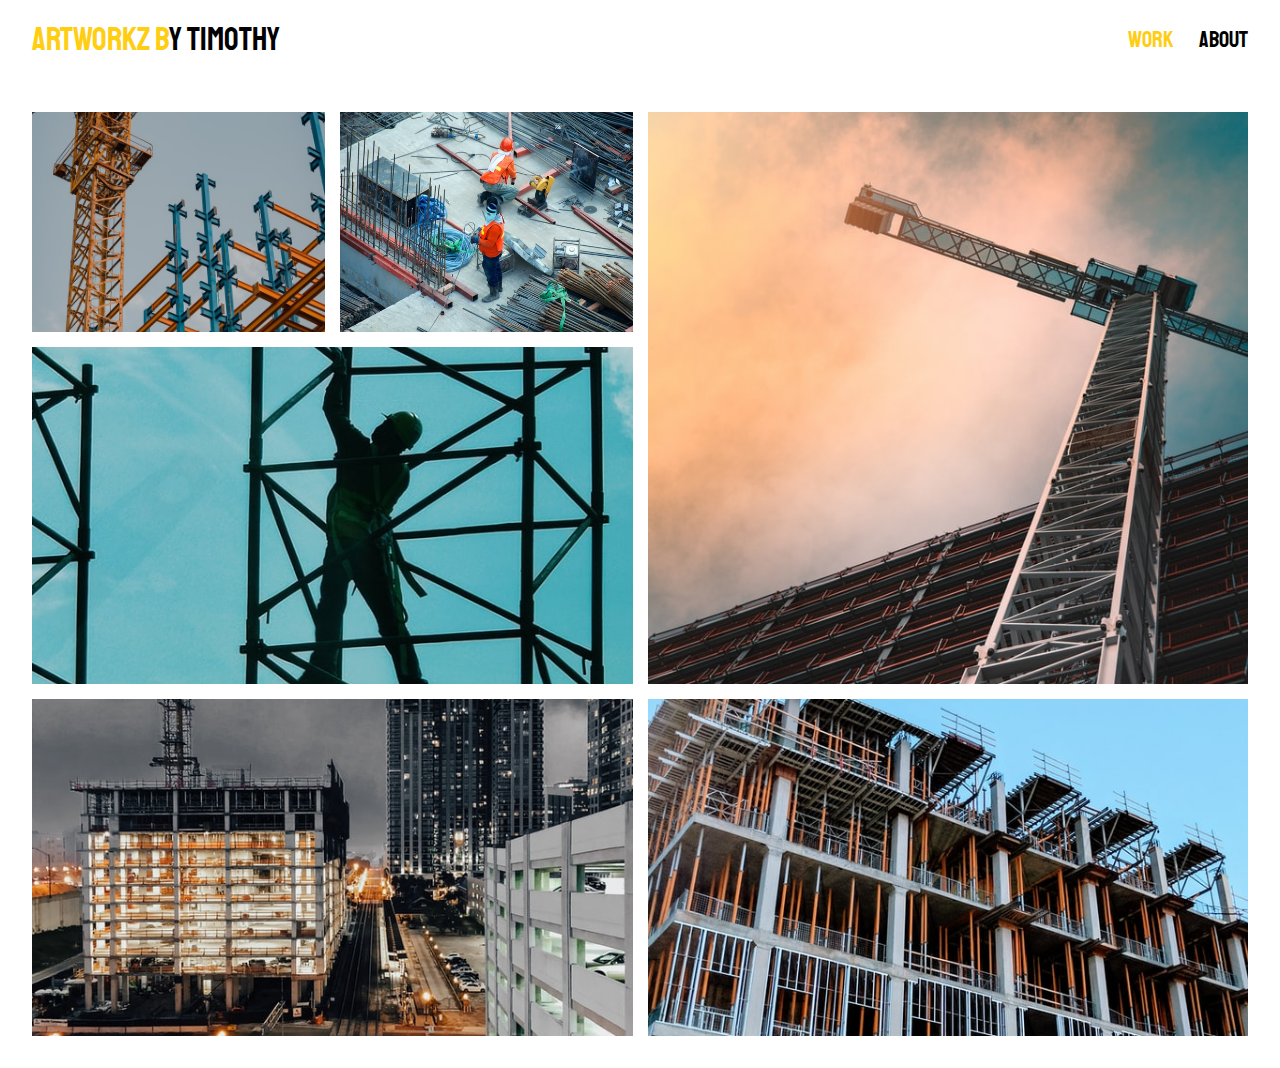
<file: index.html>
<!DOCTYPE html>
<html lang="en">

<head>
    <meta charset="UTF-8">
    <meta http-equiv="X-UA-Compatible" content="IE=edge">
    <meta name="viewport" content="width=device-width, initial-scale=1.0">
    <title>Art Project</title>
    <link rel="stylesheet" href="css/reset.css">
    <link rel="stylesheet" href="css/style.css">
    <link rel="stylesheet" href="https://cdnjs.cloudflare.com/ajax/libs/animate.css/4.1.1/animate.min.css" />
    <link rel="preconnect" href="https://fonts.googleapis.com">
    <link rel="preconnect" href="https://fonts.gstatic.com" crossorigin>
    <link href="https://fonts.googleapis.com/css2?family=Staatliches&display=swap" rel="stylesheet">
</head>

<body>

    <div id="all_elements">
        <div id="dropdown" class="animate__animated">
            <div class="title_X">
                <h1><span class="yellow">ARTWORKZ B</span>Y TIMOTHY</h1>
                <img id="bigX" src="imgs/icons/icon-close.svg" alt="hamburger icon">
            </div>
            <ul>
                <li class="yellow biggy"><a class=" drop_links yellow" href="index.html">WORK</a></li>
                <li class="biggy"> <a class=" drop_links white" href="about.html"> About</a></li>
            </ul>
        </div>
        <header id="head">
            <h1><span class="yellow">ARTWORKZ B</span>Y TIMOTHY</h1>
            <div class='ham_holder'>
                <img id="ham" src="imgs/icons/icon-hamburger.svg" alt="hamburger icon">
            </div>
            <div class="header_words">
                <ul>
                    <li class="yellow"><a href="index.html">WORK</a></li>
                    <li> <a href="about.html"> About</a></li>
                </ul>
            </div>
        </header>
        <main id="main-tag">
            <figure class="gallery__item gallery__item--1">
                <img src="imgs/place-holder/smaller/ashkan-forouzani-_Y82jqFIBgw-unsplash (1).jpg" alt="Gallery image 1"
                    class="gallery__img">
            </figure>
            <figure class="gallery__item gallery__item--2">
                <img src="imgs/place-holder/smaller/etienne-girardet-sgYamIzhAhg-unsplash (1).jpg" alt="Gallery image 2"
                    class="gallery__img">
            </figure>
            <figure class="gallery__item gallery__item--3">
                <img src="imgs/place-holder/smaller/james-sullivan-ESZRBtkQ_f8-unsplash (1).jpg" alt="Gallery image 3"
                    class="gallery__img">
            </figure>
            <figure class="gallery__item gallery__item--4">
                <img src="imgs/place-holder/smaller/jay-ee-qcBayvKvghM-unsplash (1).jpg" alt="Gallery image 4"
                    class="gallery__img">
            </figure>
            <figure class="gallery__item gallery__item--5">
                <img src="imgs/place-holder/smaller/nathan-waters-j7q-Z9DV3zw-unsplash.jpg" alt="Gallery image 5"
                    class="gallery__img">
            </figure>
            <figure class="gallery__item gallery__item--6">
                <img src="imgs/place-holder/smaller/tolu-olubode-PlBsJ5MybGc-unsplash (1).jpg" alt="Gallery image 6"
                    class="gallery__img">
            </figure>
            <div id="myModal" class="modal">
                <span class="close">&times;</span>
                <img class="modal-content" id="img01">
                <div id="caption"></div>
            </div>

        </main>
    </div>
    <script src="js/script.js"></script>
</body>

</html>
</file>
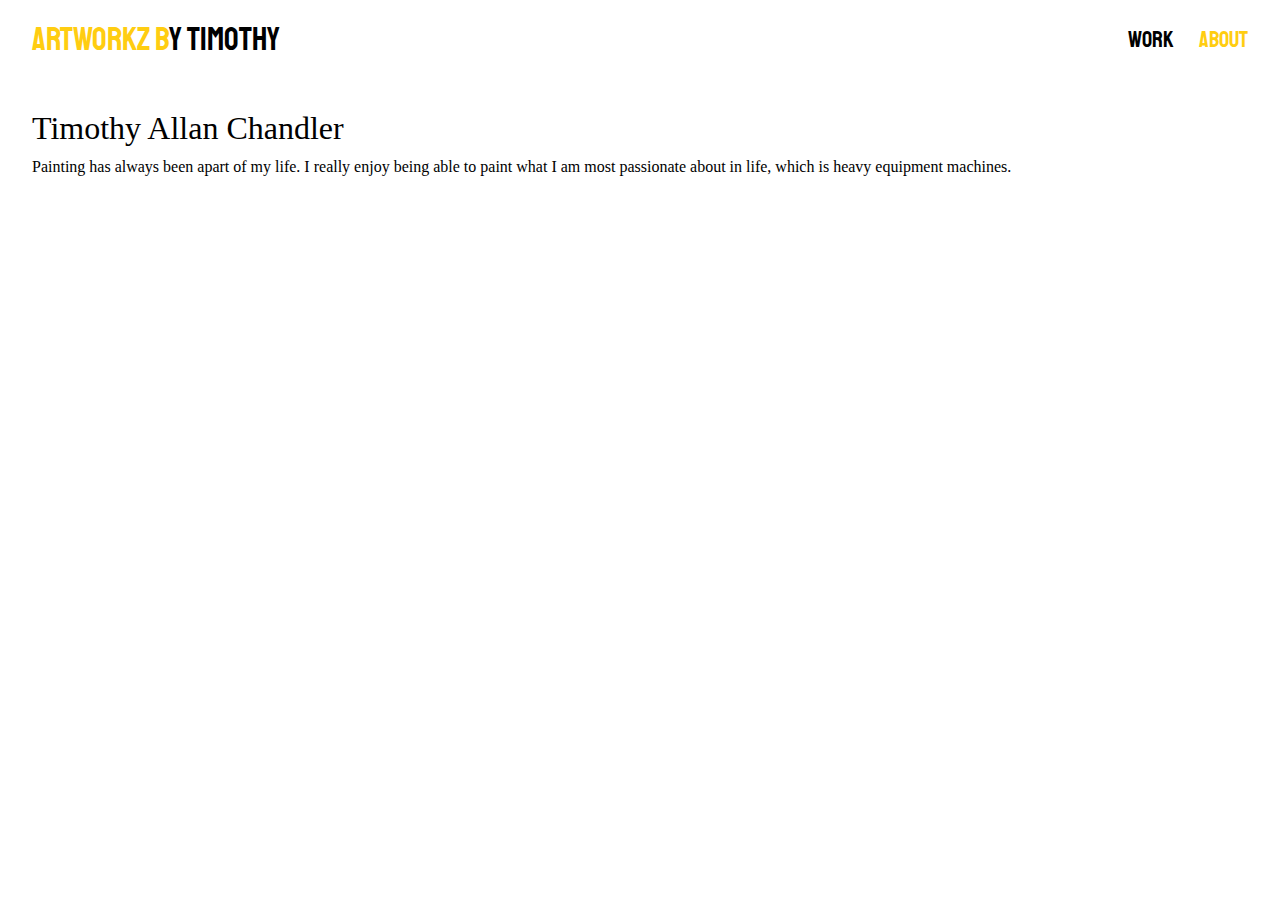
<file: about.html>
<!DOCTYPE html>
<html lang="en">

<head>
    <meta charset="UTF-8">
    <meta http-equiv="X-UA-Compatible" content="IE=edge">
    <meta name="viewport" content="width=device-width, initial-scale=1.0">
    <link rel="stylesheet" href="css/reset.css">
    <link rel="stylesheet" href="css/style.css">
    <link rel="stylesheet" href="https://cdnjs.cloudflare.com/ajax/libs/animate.css/4.1.1/animate.min.css" />
    <link rel="preconnect" href="https://fonts.googleapis.com">
    <link rel="preconnect" href="https://fonts.gstatic.com" crossorigin>
    <link href="https://fonts.googleapis.com/css2?family=Staatliches&display=swap" rel="stylesheet">
    <title>About Me</title>
</head>

<body>
    <div id="all_elements">
        <div id="dropdown" class="animate__animated">
            <div class="title_X">
                <h1><span class="yellow">ARTWORKZ B</span>Y TIMOTHY</h1>
                <img id="bigX" src="imgs/icons/icon-close.svg" alt="hamburger icon">
            </div>
            <ul>
                <li class=" biggy"><a class=" drop_links white" href="index.html">WORK</a></li>
                <li class="biggy yellow"> <a class=" drop_links yellow" href="about.html"> About</a></li>
            </ul>
        </div>
    </div>
    <header id="head">
        <h1><span class="yellow">ARTWORKZ B</span>Y TIMOTHY</h1>
        <div class='ham_holder'>
            <img id="ham" src="imgs/icons/icon-hamburger.svg" alt="hamburger icon">
        </div>
        <div class="header_words">
            <ul>
                <li class=""><a href="index.html">WORK</a></li>
                <li class="yellow"> <a href="about.html"> About</a></li>
            </ul>
        </div>
    </header>
    <main id="about_info">
        <h1>Timothy Allan Chandler</h1>
        <p>Painting has always been apart of my life. I really enjoy being able to paint what I am most passionate about
            in life, which is heavy equipment machines. </p>
    </main>
    <script src="js/about.js"></script>
</body>

</html>
</file>
<file: css/style.css>
*{
    box-sizing: border-box;
}

body{
    width: 100%;
    height: 100%;
   
 }

#all_elements{
    display: grid;
    grid-template-columns: 1fr ;
    grid-template-rows: auto auto;
    overflow: hidden;
   
}

header{
display: flex;
flex-direction: row;
font-family: 'Staatliches', cursive;
padding: 1.5rem 2rem;
align-items: center;
justify-content: space-between;
position: relative;

}

h1{
    font-size: 2rem;
}

#ham{
    width: 30px;
    cursor: pointer;
}

#bigX{
    width: 30px;
    cursor: pointer;
}

.title_X{
    display: flex;
    flex-direction: row;
    justify-content: space-between;
}

.yellow{
    color: #ffcd11;
}

main{
    display: grid;
   grid-template-columns: 1fr;
   grid-template-rows: auto;
   grid-gap:15px;
   padding: 2rem;
}

.gallery__img {
    width: 100%;
    height: 100%;
    object-fit: cover;
}



.header_words{
    display: none;
}
#dropdown{
    display: none;
    font-family: 'Staatliches', cursive;
    padding: 1.5rem 2rem;
    background-color: grey;
    width: 100%;
    height: 100vh;
    flex-direction: column;
}

.biggy{
    font-size: 2rem;
    margin-top: 2rem;
}

.biggy a{
    text-decoration: none;

}

.white{
    color: #fff;
}

.drop_links:hover{
    color: #ffcd11;
}

.gallery__item{
    cursor: pointer;
}

.modal {
    display: none;
    /* Hidden by default */
    position: fixed;
    /* Stay in place */
    z-index: 1;
    /* Sit on top */
    padding-top: 100px;
    /* Location of the box */
    left: 0;
    top: 0;
    width: 100%;
    /* Full width */
    height: 100%;
    /* Full height */
    overflow: auto;
    /* Enable scroll if needed */
    background-color: rgb(0, 0, 0);
    /* Fallback color */
    background-color: rgba(0, 0, 0, 0.9);
    /* Black w/ opacity */
  }


  .modal-content {
    margin: auto;
    display: block;
    width: 60%;
    max-width: 700px;
  }
  
  #caption {
    margin: auto;
    display: block;
    width: 80%;
    max-width: 700px;
    text-align: center;
    color: #ccc;
    padding: 10px 0;
    height: 150px;
  }
  
  .modal-content,
  #caption {
    animation-name: zoom;
    animation-duration: 0.6s;
  }
  
  @keyframes zoom {
    from {
      transform: scale(0)
    }
    to {
      transform: scale(1)
    }
  }
  
  .close {
    position: absolute;
    top: 15px;
    right: 35px;
    color: #f1f1f1;
    font-size: 40px;
    font-weight: bold;
    transition: 0.3s;
  }
  
  .close:hover,
  .close:focus {
    color: #bbb;
    text-decoration: none;
    cursor: pointer;
  }

@media screen and (min-width:768px) {
    .header_words{
        display: block;
    }
    .ham_holder{
        display: none;
    }

    #about_info{
        grid-template-columns: 1fr;
        grid-template-rows:auto;
    }



    header{
        display: flex  !important;
    }

    main{
        display: grid  !important;
    }

    #all_elements{
        display: grid !important;
    }
    ul{
        display: flex;
        flex-direction: row;
        width: 120px;
        justify-content: space-between;
    }

    li{
        font-size: 1.4rem;
        cursor: pointer;
    }

    a{
        text-decoration: none;
        color: inherit;
    }

    li:hover{
        cursor: pointer;
        color: #ffcd11;
    }

    main{
        
       grid-template-columns: 1fr 2fr;
       grid-template-rows: auto;
      
    }
    #dropdown{
        display: none !important;
       
    }
}




@media screen and (min-width:1024px) {
    main{
        
       grid-template-columns: repeat(8,1fr);
       grid-template-rows: repeat(8,8vw);
      
       
    }

    #about_info{
        grid-template-columns: 1fr
    }
   
    .gallery__item--1 {
        grid-column-start: 1;
        grid-column-end: 3;
        grid-row-start: 1;
        grid-row-end: 3;
    }
    
    .gallery__item--2 {
        grid-column-start: 3;
        grid-column-end: 5;
        grid-row-start: 1;
        grid-row-end: 3;
      
        
      }
      
      .gallery__item--3 {
        grid-column-start: 5;
        grid-column-end: 9;
        grid-row-start: 1;
        grid-row-end: 6;
      
      
      }
      
      .gallery__item--4 {
        grid-column-start: 1;
        grid-column-end: 5;
        grid-row-start: 3;
        grid-row-end: 6;
      
     
      }
      
      .gallery__item--5 {
        grid-column-start: 1;
        grid-column-end: 5;
        grid-row-start: 6;
        grid-row-end: 9;
      
       
      }
      
      .gallery__item--6 {
        grid-column-start: 5;
        grid-column-end: 9;
        grid-row-start: 6;
        grid-row-end: 9;
      }
}
</file>
